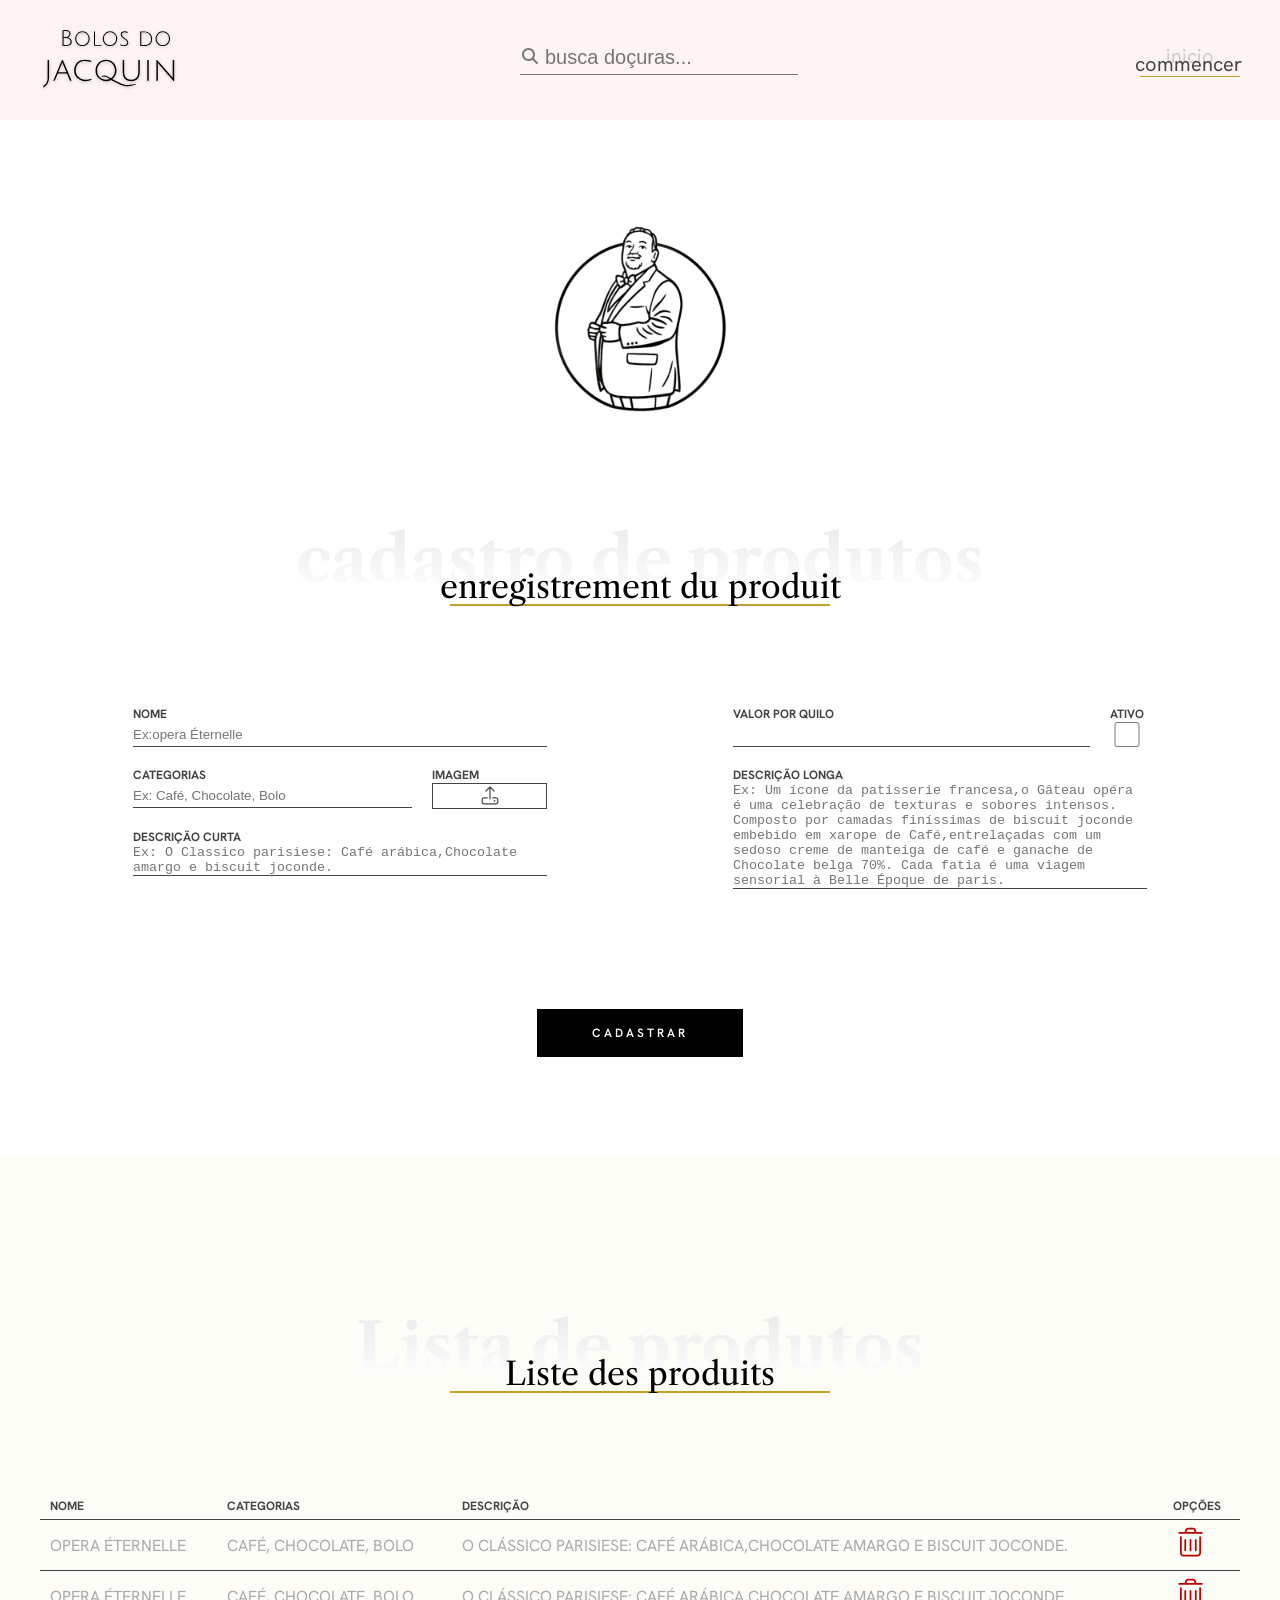
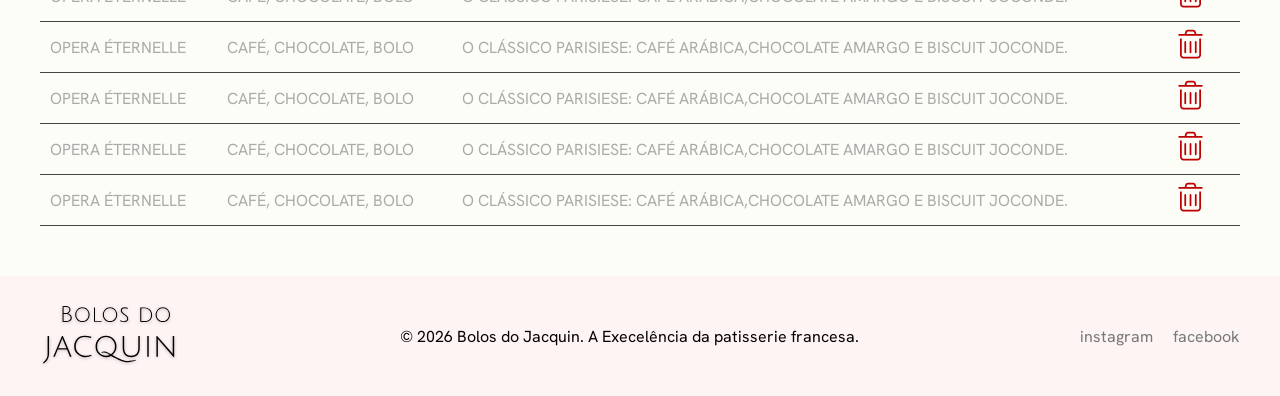
<file: admProdutos/index.html>
<!DOCTYPE html>
<html lang="pt-br">

<head>
    <meta charset="UTF-8">
    <meta name="viewport" content="width=device-width, initial-scale=1.0">
    <title>Bolos do jacquin - ADM </title>
    <link rel="stylesheet" href="style.css">
    <link rel="preconnect" href="https://fonts.googleapis.com">
    <link rel="preconnect" href="https://fonts.gstatic.com" crossorigin>
    <link
        href="https://fonts.googleapis.com/css2?family=Hanken+Grotesk:ital,wght@0,100..900;1,100..900&family=Libre+Caslon+Text:ital,wght@0,400;0,700;1,400&display=swap"
        rel="stylesheet">
</head>

<body>
    <header>

        <div class="container header_container">
            <img src="../img/Bolos do jacquin.svg" alt="">

            <div class="box_busca">
                <svg xmlns="http://www.w3.org/2000/svg"
                    viewBox="0 0 640 640"><!--!Font Awesome Free 7.3.1 by @fontawesome - https://fontawesome.com License - https://fontawesome.com/license/free Copyright 2026 Fonticons, Inc.-->
                    <path
                        d="M480 272C480 317.9 465.1 360.3 440 394.7L566.6 521.4C579.1 533.9 579.1 554.2 566.6 566.7C554.1 579.2 533.8 579.2 521.3 566.7L394.7 440C360.3 465.1 317.9 480 272 480C157.1 480 64 386.9 64 272C64 157.1 157.1 64 272 64C386.9 64 480 157.1 480 272zM272 416C351.5 416 416 351.5 416 272C416 192.5 351.5 128 272 128C192.5 128 128 192.5 128 272C128 351.5 192.5 416 272 416z" />
                </svg>
                <input type="text" placeholder="busca doçuras...">
            </div>

            <a href="" class="link_inicio">inicio
                <span>commencer</span>
                <hr>
            </a>

            <button>
                <svg xmlns="http://www.w3.org/2000/svg"
                    viewBox="0 0 640 640"><!--! Font Awesome Pro 7.3.1 by @fontawesome - https://fontawesome.com License - https://fontawesome.com/license (Commercial License) Copyright 2026 Fonticons, Inc. -->
                    <path fill="currentColor"
                        d="M360 128L116.3 320L544 320C544 192 432 128 360 128zM64 336C64 326.2 68.5 316.9 76.2 310.9L340.2 102.9C345.8 98.5 352.8 96 360 96C404.3 96 457.6 115.2 499.9 151.8C543.1 189.2 576 245.7 576 320L576 480C576 515.3 547.3 544 512 544L128 544C92.7 544 64 515.3 64 480L64 336zM96 416L544 416L544 352L96 352L96 416zM96 448L96 480C96 497.7 110.3 512 128 512L512 512C529.7 512 544 497.7 544 480L544 448L96 448z" />
                </svg>
            </button>
        </div>

    </header>
    <main>
        <h1>Pagina administrativa - Bolos do jacquin</h1>
        <section class="cad_produtos">

            <div class="container cad_container">
                <img class="icon_jacquin" src="../img/logo2.png" alt="2logo do jacquin">

                <div class="box_h2">
                    <h2>cadastro de produtos</h2>
                    <span>enregistrement du produit</span>
                    <hr>
                </div>
                <form action="">
                    <div class="input_form">
                        <div class="form_coluna1">
                            <div class="linha_form lf_coluna">
                                <label for="">nome</label>
                                <input placeholder="Ex:opera Éternelle " type="text" name="" id="">
                            </div>

                            <div class="linha_form lf_linha">
                                <div class="input_cat lf_coluna">
                                    <label for="">categorias</label>
                                    <input type="text" placeholder="Ex: Café, Chocolate, Bolo">
                                </div>
                                <div class="input_img lf_coluna">
                                    <span>Imagem</span>
                                    <label for="img">
                                        <svg xmlns="http://www.w3.org/2000/svg"
                                            viewBox="0 0 640 640"><!--! Font Awesome Pro 7.3.1 by @fontawesome - https://fontawesome.com License - https://fontawesome.com/license (Commercial License) Copyright 2026 Fonticons, Inc. -->
                                            <path fill="currentColor"
                                                d="M336 118.6L336 400C336 408.8 328.8 416 320 416C311.2 416 304 408.8 304 400L304 118.6L219.3 203.3C213.1 209.5 202.9 209.5 196.7 203.3C190.5 197.1 190.5 186.9 196.7 180.7L308.7 68.7C314.9 62.5 325.1 62.5 331.3 68.7L443.3 180.7C449.5 186.9 449.5 197.1 443.3 203.3C437.1 209.5 426.9 209.5 420.7 203.3L336 118.6zM256 384L160 384C142.3 384 128 398.3 128 416L128 480C128 497.7 142.3 512 160 512L480 512C497.7 512 512 497.7 512 480L512 416C512 398.3 497.7 384 480 384L384 384L384 352L480 352C515.3 352 544 380.7 544 416L544 480C544 515.3 515.3 544 480 544L160 544C124.7 544 96 515.3 96 480L96 416C96 380.7 124.7 352 160 352L256 352L256 384zM416 448C416 434.7 426.7 424 440 424C453.3 424 464 434.7 464 448C464 461.3 453.3 472 440 472C426.7 472 416 461.3 416 448z" />
                                        </svg>
                                    </label>
                                    <input type="file" name="img" id="img">
                                </div>
                            </div>

                            <div class="linha_form lf_coluna">
                                <label for="">Descrição curta</label>
                                <textarea
                                    placeholder="Ex: O Classico parisiese: Café arábica,Chocolate amargo e biscuit joconde. "
                                    id="" rows="2"></textarea>
                            </div>

                        </div>

                        <div class="form_coluna2">
                            <div class="linha_form lf_linha">
                                <div class="input_valor lf_coluna">
                                    <label for="">Valor por Quilo</label>
                                    <input type="text" name="" id="">
                                </div>
                                <div class="input_ativo lf_coluna">
                                    <label for=""> Ativo</label>
                                    <input type="checkbox" name="" id="">
                                </div>
                            </div>
                            <div class="linha_form lf_coluna">
                                <label for="">Descrição longa</label>
                                <textarea
                                    placeholder="Ex: Um ícone da patisserie francesa,o Gâteau opéra é uma celebração de texturas e sobores intensos. Composto por camadas finíssimas de biscuit joconde embebido em xarope de Café,entrelaçadas com um sedoso creme de manteiga de café e ganache de Chocolate belga 70%. Cada fatia é uma viagem sensorial à Belle Époque de paris."
                                    name="" id="" rows="7"></textarea>
                            </div>
                        </div>

                    </div>
                    <input type="button" value="cadastrar">
                </form>
            </div>
        </section>


        <section class="list_produtos">
            <div class="container list_container">
                <div class="box_h2">
                    <h2>Lista de produtos</h2>
                    <span>Liste des produits</span>
                    <hr>
                </div>

                <table>
                    <thead>
                        <tr>
                            <th>Nome</th>
                            <th>Categorias</th>
                            <th>Descrição</th>
                            <th>Opções</th>

                        </tr>
                    </thead>
                    <tbody>

                        <tr>
                            <td data-cell="Nome"> Opera Éternelle</td>
                            <td data-cell="Categorias">café, chocolate, Bolo</td>
                            <td data-cell="Descrição">O clássico parisiese: Café arábica,Chocolate amargo e biscuit
                                joconde.</td>
                            <td data-cell="Opções">
                                <svg xmlns="http://www.w3.org/2000/svg"
                                    viewBox="0 0 640 640"><!--! Font Awesome Pro 7.2.0 by @fontawesome - https://fontawesome.com License - https://fontawesome.com/license (Commercial License) Copyright 2026 Fonticons, Inc. -->
                                    <path fill="currentColor"
                                        d="M256.5 91.4C258.5 84.6 264.8 80 271.8 80L368.2 80C375.3 80 381.5 84.6 383.5 91.4L394.5 128L245.5 128L256.5 91.4zM212.1 128L112 128C103.2 128 96 135.2 96 144C96 152.8 103.2 160 112 160L528 160C536.8 160 544 152.8 544 144C544 135.2 536.8 128 528 128L427.9 128L414.2 82.2C408.1 61.9 389.4 48 368.2 48L271.8 48C250.6 48 231.9 61.9 225.8 82.2L212.1 128zM128 208L128 512C128 547.3 156.7 576 192 576L448 576C483.3 576 512 547.3 512 512L512 208L480 208L480 512C480 529.7 465.7 544 448 544L192 544C174.3 544 160 529.7 160 512L160 208L128 208zM240 272C240 263.2 232.8 256 224 256C215.2 256 208 263.2 208 272L208 464C208 472.8 215.2 480 224 480C232.8 480 240 472.8 240 464L240 272zM336 272C336 263.2 328.8 256 320 256C311.2 256 304 263.2 304 272L304 464C304 472.8 311.2 480 320 480C328.8 480 336 472.8 336 464L336 272zM432 272C432 263.2 424.8 256 416 256C407.2 256 400 263.2 400 272L400 464C400 472.8 407.2 480 416 480C424.8 480 432 472.8 432 464L432 272z" />
                                </svg>
                            </td>
                        </tr>
                        <tr>
                            <td data-cell="Nome"> Opera Éternelle</td>
                            <td data-cell="Categorias">café, chocolate, Bolo</td>
                            <td data-cell="Descrição">O clássico parisiese: Café arábica,Chocolate amargo e biscuit
                                joconde.</td>
                            <td data-cell="Opções">
                                <svg xmlns="http://www.w3.org/2000/svg"
                                    viewBox="0 0 640 640"><!--! Font Awesome Pro 7.2.0 by @fontawesome - https://fontawesome.com License - https://fontawesome.com/license (Commercial License) Copyright 2026 Fonticons, Inc. -->
                                    <path fill="currentColor"
                                        d="M256.5 91.4C258.5 84.6 264.8 80 271.8 80L368.2 80C375.3 80 381.5 84.6 383.5 91.4L394.5 128L245.5 128L256.5 91.4zM212.1 128L112 128C103.2 128 96 135.2 96 144C96 152.8 103.2 160 112 160L528 160C536.8 160 544 152.8 544 144C544 135.2 536.8 128 528 128L427.9 128L414.2 82.2C408.1 61.9 389.4 48 368.2 48L271.8 48C250.6 48 231.9 61.9 225.8 82.2L212.1 128zM128 208L128 512C128 547.3 156.7 576 192 576L448 576C483.3 576 512 547.3 512 512L512 208L480 208L480 512C480 529.7 465.7 544 448 544L192 544C174.3 544 160 529.7 160 512L160 208L128 208zM240 272C240 263.2 232.8 256 224 256C215.2 256 208 263.2 208 272L208 464C208 472.8 215.2 480 224 480C232.8 480 240 472.8 240 464L240 272zM336 272C336 263.2 328.8 256 320 256C311.2 256 304 263.2 304 272L304 464C304 472.8 311.2 480 320 480C328.8 480 336 472.8 336 464L336 272zM432 272C432 263.2 424.8 256 416 256C407.2 256 400 263.2 400 272L400 464C400 472.8 407.2 480 416 480C424.8 480 432 472.8 432 464L432 272z" />
                                </svg>
                            </td>
                        </tr>
                        <tr>
                            <td data-cell="Nome"> Opera Éternelle</td>
                            <td data-cell="Categorias">café, chocolate, Bolo</td>
                            <td data-cell="Descrição">O clássico parisiese: Café arábica,Chocolate amargo e biscuit
                                joconde.</td>
                            <td data-cell="Opções">
                                <svg xmlns="http://www.w3.org/2000/svg"
                                    viewBox="0 0 640 640"><!--! Font Awesome Pro 7.2.0 by @fontawesome - https://fontawesome.com License - https://fontawesome.com/license (Commercial License) Copyright 2026 Fonticons, Inc. -->
                                    <path fill="currentColor"
                                        d="M256.5 91.4C258.5 84.6 264.8 80 271.8 80L368.2 80C375.3 80 381.5 84.6 383.5 91.4L394.5 128L245.5 128L256.5 91.4zM212.1 128L112 128C103.2 128 96 135.2 96 144C96 152.8 103.2 160 112 160L528 160C536.8 160 544 152.8 544 144C544 135.2 536.8 128 528 128L427.9 128L414.2 82.2C408.1 61.9 389.4 48 368.2 48L271.8 48C250.6 48 231.9 61.9 225.8 82.2L212.1 128zM128 208L128 512C128 547.3 156.7 576 192 576L448 576C483.3 576 512 547.3 512 512L512 208L480 208L480 512C480 529.7 465.7 544 448 544L192 544C174.3 544 160 529.7 160 512L160 208L128 208zM240 272C240 263.2 232.8 256 224 256C215.2 256 208 263.2 208 272L208 464C208 472.8 215.2 480 224 480C232.8 480 240 472.8 240 464L240 272zM336 272C336 263.2 328.8 256 320 256C311.2 256 304 263.2 304 272L304 464C304 472.8 311.2 480 320 480C328.8 480 336 472.8 336 464L336 272zM432 272C432 263.2 424.8 256 416 256C407.2 256 400 263.2 400 272L400 464C400 472.8 407.2 480 416 480C424.8 480 432 472.8 432 464L432 272z" />
                                </svg>
                            </td>
                        </tr>
                        <tr>
                            <td data-cell="Nome"> Opera Éternelle</td>
                            <td data-cell="Categorias">café, chocolate, Bolo</td>
                            <td data-cell="Descrição">O clássico parisiese: Café arábica,Chocolate amargo e biscuit
                                joconde.</td>
                            <td data-cell="Opções">
                                <svg xmlns="http://www.w3.org/2000/svg"
                                    viewBox="0 0 640 640"><!--! Font Awesome Pro 7.2.0 by @fontawesome - https://fontawesome.com License - https://fontawesome.com/license (Commercial License) Copyright 2026 Fonticons, Inc. -->
                                    <path fill="currentColor"
                                        d="M256.5 91.4C258.5 84.6 264.8 80 271.8 80L368.2 80C375.3 80 381.5 84.6 383.5 91.4L394.5 128L245.5 128L256.5 91.4zM212.1 128L112 128C103.2 128 96 135.2 96 144C96 152.8 103.2 160 112 160L528 160C536.8 160 544 152.8 544 144C544 135.2 536.8 128 528 128L427.9 128L414.2 82.2C408.1 61.9 389.4 48 368.2 48L271.8 48C250.6 48 231.9 61.9 225.8 82.2L212.1 128zM128 208L128 512C128 547.3 156.7 576 192 576L448 576C483.3 576 512 547.3 512 512L512 208L480 208L480 512C480 529.7 465.7 544 448 544L192 544C174.3 544 160 529.7 160 512L160 208L128 208zM240 272C240 263.2 232.8 256 224 256C215.2 256 208 263.2 208 272L208 464C208 472.8 215.2 480 224 480C232.8 480 240 472.8 240 464L240 272zM336 272C336 263.2 328.8 256 320 256C311.2 256 304 263.2 304 272L304 464C304 472.8 311.2 480 320 480C328.8 480 336 472.8 336 464L336 272zM432 272C432 263.2 424.8 256 416 256C407.2 256 400 263.2 400 272L400 464C400 472.8 407.2 480 416 480C424.8 480 432 472.8 432 464L432 272z" />
                                </svg>
                            </td>
                        </tr>
                        <tr>
                            <td data-cell="Nome"> Opera Éternelle</td>
                            <td data-cell="Categorias">café, chocolate, Bolo</td>
                            <td data-cell="Descrição">O clássico parisiese: Café arábica,Chocolate amargo e biscuit
                                joconde.</td>
                            <td data-cell="Opções">
                                <svg xmlns="http://www.w3.org/2000/svg"
                                    viewBox="0 0 640 640"><!--! Font Awesome Pro 7.2.0 by @fontawesome - https://fontawesome.com License - https://fontawesome.com/license (Commercial License) Copyright 2026 Fonticons, Inc. -->
                                    <path fill="currentColor"
                                        d="M256.5 91.4C258.5 84.6 264.8 80 271.8 80L368.2 80C375.3 80 381.5 84.6 383.5 91.4L394.5 128L245.5 128L256.5 91.4zM212.1 128L112 128C103.2 128 96 135.2 96 144C96 152.8 103.2 160 112 160L528 160C536.8 160 544 152.8 544 144C544 135.2 536.8 128 528 128L427.9 128L414.2 82.2C408.1 61.9 389.4 48 368.2 48L271.8 48C250.6 48 231.9 61.9 225.8 82.2L212.1 128zM128 208L128 512C128 547.3 156.7 576 192 576L448 576C483.3 576 512 547.3 512 512L512 208L480 208L480 512C480 529.7 465.7 544 448 544L192 544C174.3 544 160 529.7 160 512L160 208L128 208zM240 272C240 263.2 232.8 256 224 256C215.2 256 208 263.2 208 272L208 464C208 472.8 215.2 480 224 480C232.8 480 240 472.8 240 464L240 272zM336 272C336 263.2 328.8 256 320 256C311.2 256 304 263.2 304 272L304 464C304 472.8 311.2 480 320 480C328.8 480 336 472.8 336 464L336 272zM432 272C432 263.2 424.8 256 416 256C407.2 256 400 263.2 400 272L400 464C400 472.8 407.2 480 416 480C424.8 480 432 472.8 432 464L432 272z" />
                                </svg>
                            </td>
                        </tr>
                        <tr>
                            <td data-cell="Nome"> Opera Éternelle</td>
                            <td data-cell="Categorias">café, chocolate, Bolo</td>
                            <td data-cell="Descrição">O clássico parisiese: Café arábica,Chocolate amargo e biscuit
                                joconde.</td>
                            <td data-cell="Opções">
                                <svg xmlns="http://www.w3.org/2000/svg"
                                    viewBox="0 0 640 640"><!--! Font Awesome Pro 7.2.0 by @fontawesome - https://fontawesome.com License - https://fontawesome.com/license (Commercial License) Copyright 2026 Fonticons, Inc. -->
                                    <path fill="currentColor"
                                        d="M256.5 91.4C258.5 84.6 264.8 80 271.8 80L368.2 80C375.3 80 381.5 84.6 383.5 91.4L394.5 128L245.5 128L256.5 91.4zM212.1 128L112 128C103.2 128 96 135.2 96 144C96 152.8 103.2 160 112 160L528 160C536.8 160 544 152.8 544 144C544 135.2 536.8 128 528 128L427.9 128L414.2 82.2C408.1 61.9 389.4 48 368.2 48L271.8 48C250.6 48 231.9 61.9 225.8 82.2L212.1 128zM128 208L128 512C128 547.3 156.7 576 192 576L448 576C483.3 576 512 547.3 512 512L512 208L480 208L480 512C480 529.7 465.7 544 448 544L192 544C174.3 544 160 529.7 160 512L160 208L128 208zM240 272C240 263.2 232.8 256 224 256C215.2 256 208 263.2 208 272L208 464C208 472.8 215.2 480 224 480C232.8 480 240 472.8 240 464L240 272zM336 272C336 263.2 328.8 256 320 256C311.2 256 304 263.2 304 272L304 464C304 472.8 311.2 480 320 480C328.8 480 336 472.8 336 464L336 272zM432 272C432 263.2 424.8 256 416 256C407.2 256 400 263.2 400 272L400 464C400 472.8 407.2 480 416 480C424.8 480 432 472.8 432 464L432 272z" />
                                </svg>
                            </td>
                        </tr>
                    </tbody>
                </table>








        </section>

    </main>
    <footer>
        <div class="container footer_container">
            <img src="../img/Bolos do jacquin.svg" alt="logo do jacquin">
            <span> © 2026 Bolos do Jacquin. A Execelência da patisserie francesa.</span>

            <nav class="nav_footer"> <a href="">instagram</a>
                <a href="">facebook</a>
            </nav>
        </div>
    </footer>
    </footer>
</body>

</html>
</file>
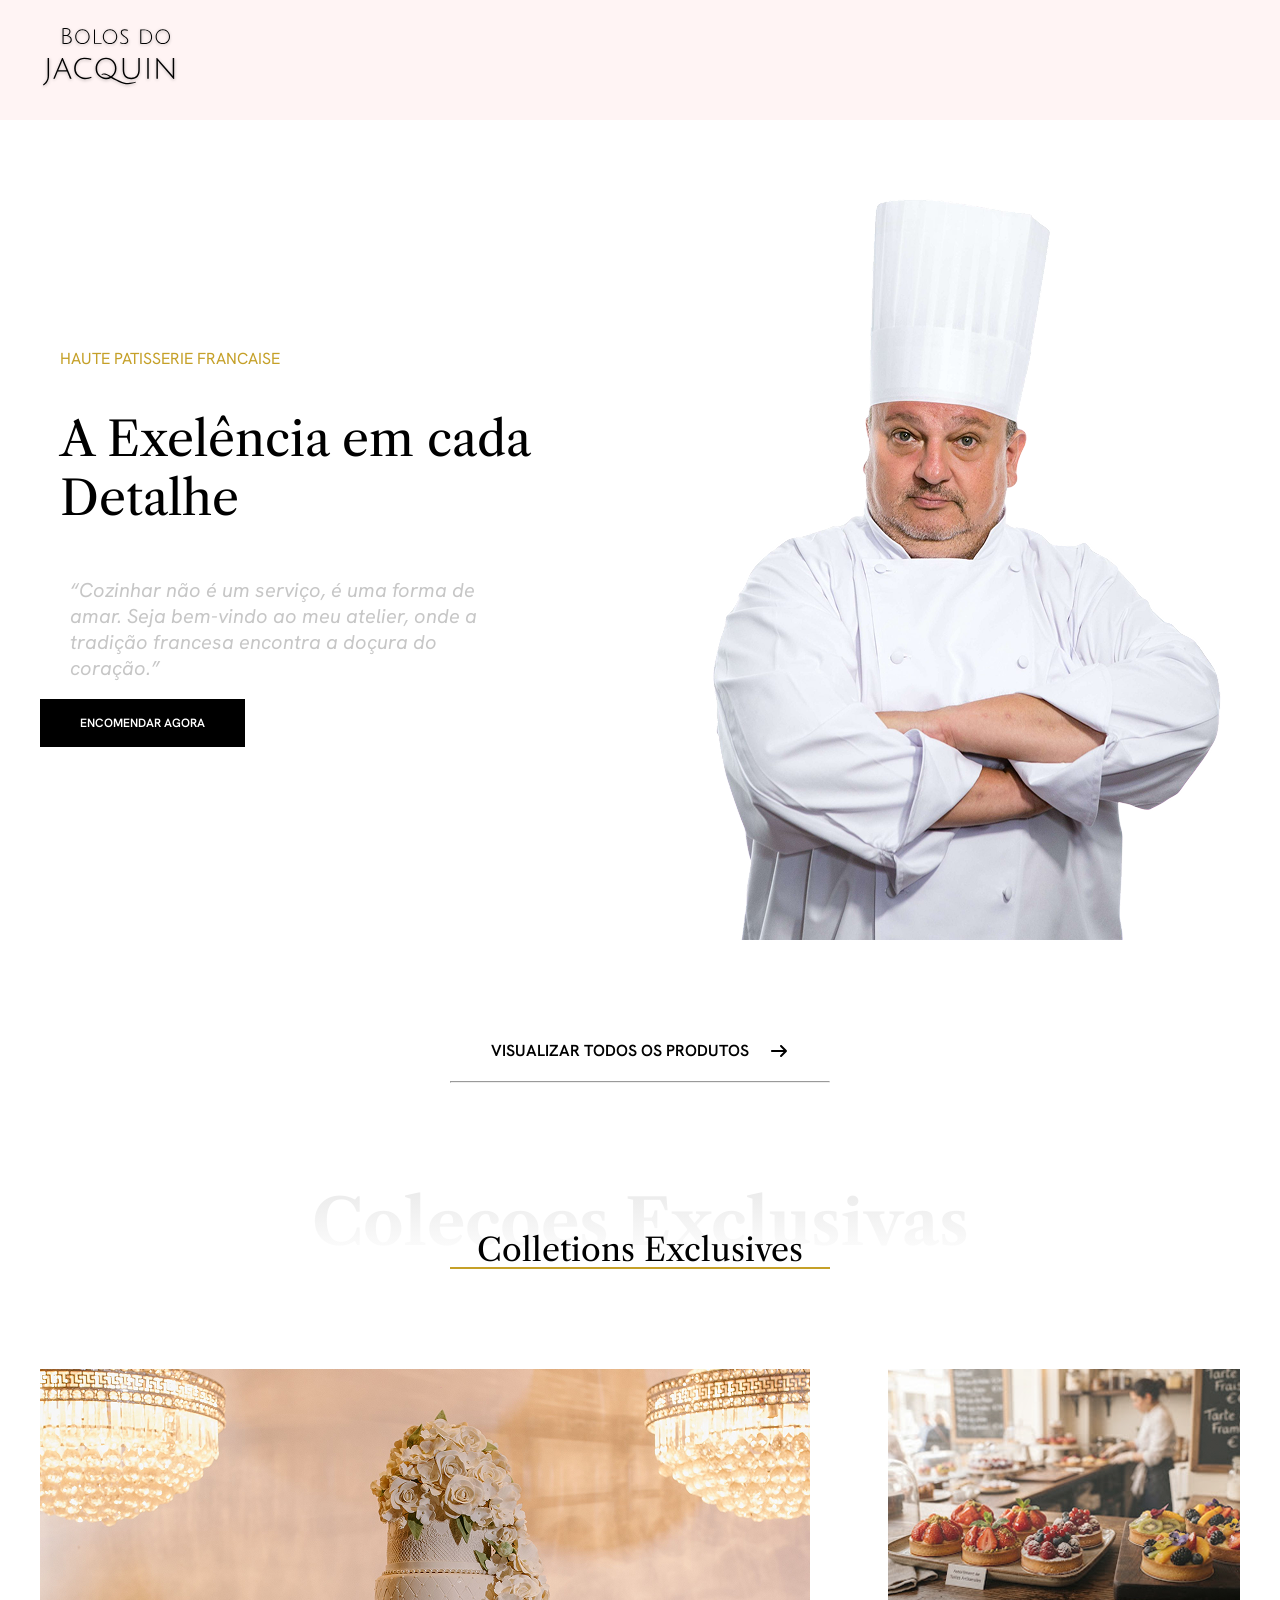
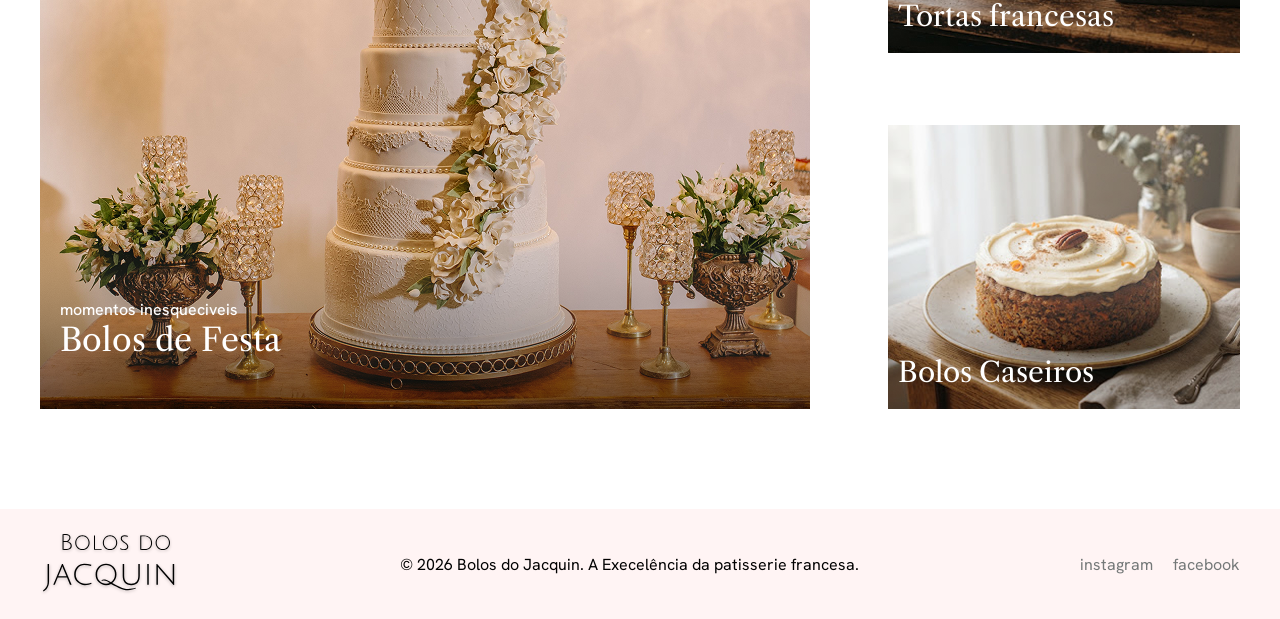
<file: home/index.html>
<!DOCTYPE html>
<html lang="pt-br">

<head>
    <meta charset="UTF-8">
    <meta name="viewport" content="width=device-width, initial-scale=1.0">
    <title>bolos janquin - home</title>
    <link rel="stylesheet" href="style.css">
    <link rel="preconnect" href="https://fonts.googleapis.com">
    <link rel="preconnect" href="https://fonts.gstatic.com" crossorigin>
    <link
        href="https://fonts.googleapis.com/css2?family=Hanken+Grotesk:ital,wght@0,100..900;1,100..900&family=Libre+Caslon+Text:ital,wght@0,400;0,700;1,400&display=swap"
        rel="stylesheet">
</head>

<body>
    <header class="home_cabecalho">
        <div class="home_container">
            <img src="../img/Bolos do jacquin.svg" alt="logo bolos do jacquin">
        </div>
    </header>
    <main>
        <h1>pagina inicial bolos do jacquin</h1>
        <section class="home_banner">
            <div class="home_container banner_container">
                <div class="box_texto_banner">
                    <span class="linha1">haute patisserie francaise</span><br>
                    <span class="linha2">A Exelência em cada Detalhe</span>
                    <p class="linha3">“Cozinhar não é um serviço, é uma forma de amar.
                        Seja bem-vindo ao meu atelier, onde a tradição francesa encontra a doçura do coração.”
                    </p>
                    <a class="linha4">encomendar agora</a>
                </div>


                <img src="../img/jaquin banner .png" alt="foto do jaquin">
            </div>
        </section>

        <section class=" home_container home_produtos">
            <div class="link_produtos">

                <div>
                    <a href="link_produtos">visualizar todos os produtos</a>
                    <svg xmlns="http://www.w3.org/2000/svg"
                        viewBox="0 0 640 640"><!--!Font Awesome Free 7.3.1 by @fontawesome - https://fontawesome.com License - https://fontawesome.com/license/free Copyright 2026 Fonticons, Inc.-->
                        <path
                            d="M566.6 342.6C579.1 330.1 579.1 309.8 566.6 297.3L406.6 137.3C394.1 124.8 373.8 124.8 361.3 137.3C348.8 149.8 348.8 170.1 361.3 182.6L466.7 288L96 288C78.3 288 64 302.3 64 320C64 337.7 78.3 352 96 352L466.7 352L361.3 457.4C348.8 469.9 348.8 490.2 361.3 502.7C373.8 515.2 394.1 515.2 406.6 502.7L566.6 342.7z" />
                    </svg>
                </div>
                <hr>

            </div>


            <div class="home_subtitulo">
                <h2>Colecoes Exclusivas</h2>
                <span>Colletions Exclusives</span>
                <hr>
            </div>


            <div class="container_categorias">
                <a href="">
                    <div class="img_categoria1">
                        <span>momentos inesqueciveis</span>
                        <h3>Bolos de Festa</h3>
                    </div>
                </a>
                <div class="col_categoria2">
                    <a href="">
                        <div class="img_categoria2">
                            <h3>Tortas francesas</h3>
                        </div>
                    </a>
                    <a href="">
                        <div class="img_categoria3">
                            <h3>Bolos Caseiros</h3>
                        </div>
                    </a>
                </div>
            </div>
        </section>
    </main>
    <footer>
        <div class="home_container footer_container">
            <img src="../img/Bolos do jacquin.svg" alt="logo do jacquin">
            <span> © 2026 Bolos do Jacquin. A Execelência da patisserie francesa.</span>

            <nav class="nav_footer"> <a href="">instagram</a>
                <a href="">facebook</a>
            </nav>
        </div>
    </footer>
</body>

</html>
</file>
<file: admProdutos/style.css>
* {
    margin: 0%;
    padding: 0%;
    box-sizing: border-box;
}

h1 {
    position: absolute;
    width: 1px;
    height: 1px;
    margin: -1px;
    overflow: hidden;
}



:root {
    --corPrincipal: #fff4f4;
    --fonthankens: "Hanken Grotesk", sans-serif;
    --corDourado: #c5a028;
    --corsecundaria: #fdfdf8
}

.container {
    width: 95%;
    max-width: 1200px;
    margin: 0 auto;
    /* background-color: aqua; */
}

header {
    background-color: var(--corPrincipal);
    font-family: var(--fonthankens);
}

.header_container {
    display: flex;
    justify-content: space-between;
    /* orizontal */
    align-items: center;
    /* vertical */
    height: 120px;
}

.box_busca {
    position: relative;
}

.box_busca svg {
    width: 20px;
    position: absolute;
    fill: #747878;
}

.box_busca input {
    padding-left: 25px;
    padding-bottom: 5px;
    background-color: transparent;
    border: none;
    border-bottom: solid 1px #747878;
    font-size: 20px;

}


.box_busca input:focus {
    outline: none;


}







.link_inicio {
    color: #cccccc;
    text-decoration: none;
    font-size: 20px;
    position: relative;
    text-align: center;


}

.link_inicio span {
    color: #444444;
    position: absolute;
    left: -5px;
    top: 8px;
}

.link_inicio hr {
    margin-top: 7px;
    width: 100px;
    background-color: var(--corDourado);
    border: none;
    height: 1px;
}


/* -----------botão menu ----------- */

.header_container button {
    background-color: transparent;
    border: none;
    display: none;

}


.header_container button svg {
    width: 50px;

}

/* -----------seção cadastro de produtos ----------- */
.cad_container {
    display: flex;
    flex-direction: column;
    align-items: center;
    padding: 100px 0;
}




.icon_jacquin {
    width: 200px;
}

.box_h2 {

    font-family: "Libre Caslon Text", serif;
    /* background-color: #343355; */
    display: flex;
    flex-direction: column;
    align-items: center;
    position: relative;
    margin-top: 100px;
    margin-bottom: 100px;

}


.box_h2 h2 {
    font-weight: 700;
    font-size: 64px;
    background-image: linear-gradient(0deg, #ffffff, #e9e9e9);
    background-clip: text;
    -webkit-background-clip: text;
    color: transparent;
    -webkit-text-fill-color: transparent;
}

.box_h2 span {
    font-size: 32px;
    position: absolute;
    bottom: -10px;
    margin-bottom: 10px;
}

.box_h2 hr {
    max-width: 380px;
    width: 100%;
    background-color: #c5a028;
    margin-top: 5px;
    border: none;
    height: 2px;


}

/* -----------Formulario ----------- */
form {
    /* background-color: #05a7f2; */
    width: 100%;
}

.input_form {
    display: flex;

    width: 100%;
    max-width: 1200;
    justify-content: space-around;
}

.lf_coluna {
    display: flex;
    flex-direction: column;
}

.lf_linha {
    display: flex;
}

.input_img svg {
    width: 24px;
}

.form_coluna1,
.form_coluna2 {
    max-width: 414px;
    width: 45%;
}

.input_img span,
form label {
    font-family: var(--fonthankens);
    text-transform: uppercase;
    color: #444444;
    font-size: 12px;
    font-weight: 700;
}

.input_form input[type=text],
.input_form textarea {
    background-color: transparent;
    border: none;
    border-bottom: solid 1px #444444;
    resize: none;

}

.input_form input[type=text],
.input_form textarea:focus {
    outline: none;

}

.linha_form {
    margin-bottom: 20px;
}

.input_form input[type=file] {
    display: none;
}


.input_img label {
    /* background-color: rgb(0, 85, 255); */
    display: flex;
    align-items: center;
    justify-content: center;
    width: 115px;
    border: solid 1px #444444;
}

.input_img label:hover {
    cursor: pointer;
}

form input[type=checkbox],
form input[type=text] {
    height: 25px;

}

.input_cat {
    width: 79%;
}

.input_cat input {
    max-width: 314px;
    margin-right: 20px;
}

.input_valor {
    width: 91%;
}

.input_valor input {
    margin-right: 20px;
    max-width: 360px;
}

form input[type=button] {
    margin: 100px auto 0;
    display: block;

    font-family: "Hanken Grotesk", sans-serif;
    background-color: #000000;
    font-weight: 600;
    font-size: 12px;
    text-transform: uppercase;
    border: none;
    color: #ffffff;
    padding: 16px 55px;
    letter-spacing: 3px;
    /* espaçamento entre as letras */
    cursor: pointer;

}

/* ------------Formulario-------------- */

.list_produtos {
    background-color: var(--corsecundaria);
    padding-top: 50px;
    padding-bottom: 50px;
}

table {
    /* background-color: aqua; */
    width: 100%;
    font-family: var(--fonthankens);
    text-transform: uppercase;
    border-collapse: collapse;
    /* as bordas se sobrepoem: se juntam como uma borda só */
}

thead {
    font-size: 12px;
    font-weight: 600;
    color: #444444;
    text-align: left;
    /* alinhar */

}

tbody {
    color: #aaaaaa;
}

table svg {
    width: 35px;
    /* fill: ; mudar cor da imagem */
    color: #bd0000;

}

tr th,
td {
    border-bottom: solid 1px #444444;
    /* borda debaixo doelemento */
    padding: 5px 10px;
    /* espaço externo:por fora */
}





/* ----------footer----------- */


footer {
    background-color: #fff4f4;
    height: 120px;
    display: flex;
    align-items: center;

}

.footer_container {
    display: flex;
    justify-content: space-between;
    align-items: center;

}


.nav_footer {
    display: flex;
    justify-content: space-between;

    width: 160px;

}


.footer_container span,
.nav_footer a {
    font-family: "Hanken Grotesk", sans-serif;
}


.nav_footer a {
    text-decoration: none;
    color: #747878;
}
















































































/* -----------Medias -----------:é para mexer no desine que está abaixo do 768 */

@media screen and (max-width:768px) {
    .header_container button {
        display: block;

    }

    .link_inicio,
    .box_busca {
        display: none;

    }


    .box_h2 h2 {
        font-size: 32px;
    }

    .box_h2 span {
        font-size: 20px;
        bottom: -18px;
        margin-bottom: 20px;
    }


    .box_h2 hr {
        margin-top: 10px;
        width: 70%;
    }




    /* ---------formulario-------------- */

    .input_form {
        flex-direction: column;
        align-items: center;

    }

    .form_coluna1,
    .form_coluna2 {
        max-width: 500;
        width: 80%;

    }


    /* -----------TABELA----------- */

    thead {
        display: none;
    }

    tbody tr {
        display: flex;
        flex-direction: column;
        border: solid 1px #444444;
        border-radius: 10px;
        background-color: #ffffff;
        box-shadow: #000040 5px 5px 5px;
        /* sombra */
        max-width: 500px;
        margin: 0 auto 50px;
    }

    tbody td {
        border: none;


    }

    tbody td::before {
        content: attr(data-cell)": ";
        font-size: 12px;
        color: #444444;
    }

    /* -------footer---------- */
    .footer_container {
        max-width: 588px;
        width: stretch;
        display: flex;
        flex-direction: column;
        align-items: center;
        margin: 76px;

    }

    .footer_container img {
        width: 90px;
        position: relative;
        top: 30px;
    }

    .footer_container span {
        font-size: 13px;
        padding: 2px;
        text-align: center;
        position: relative;top: 35px;
    }
.nav_footer a{

    position: relative;top: -74px;
}










}
</file>
<file: home/style.css>
* {
    margin: 0;
    padding: 0;
    box-sizing: border-box;
}


h1 {
    position: absolute;
    width: 1px;
    height: 1px;
    margin: -1px;
    overflow: hidden;
}


/* -----cabecalho--- */


.home_cabecalho {
    background-color: #fff4f4;
    height: 120px;
    display: flex;
    justify-content: center;
    align-items: center;

}





.home_container {
    /* background-color: aqua; */
    max-width: 1200px;
    width: 95%;
    margin: 0 auto;


}


/* ------BANNER------ */

.home-banner {
    background-color: #fff4f4;
}

.box_texto_banner {
    /* background-color: rgb(238, 17, 17); */
    font-family: "Hanken Grotesk", sans-serif;
    max-width: 520px;




}



.banner_container {
    display: flex;
    align-items: center;
    justify-content: space-between;

}



.banner_container img {
    width: 547px;

}

.linha1 {
    color: #c5a028;
    font-size: 16px;
    font-weight: 500px;
    text-transform: uppercase;
    margin: 20px;
    display: inline-block;


}

.linha2 {
    font-family: "Libre Caslon Text", serif;
    font-size: 48px;
    margin: 20px;
    display: inline-block;

}

.linha3 {
    font-size: 20px;
    font-style: italic;
    color: #aaaa;
    margin: 30px;
    display: inline-block;
}

.linha4 {
    font-weight: 600;
    font-size: 12px;
    text-transform: uppercase;
    color: #ffffff;
    text-decoration: none;

    background-color: #000000;
    padding: 16px 40px;
}

/* -----produtos----- */
.home_produtos {
    padding: 100px 0;


}




.link_produtos a {
    font-family: "Hanken Grotesk", sans-serif;
    font-weight: 600;
    font-size: 16px;
    text-transform: uppercase;
    text-decoration: none;
    color: #000000;

}

.link_produtos svg {

    width: 20px;
}




.link_produtos div {
    display: flex;
    align-items: center;
    justify-content: center;
    gap: 20px;
    margin-bottom: 20px;


}

.link_produtos hr {
    max-width: 380px;
    width: 100%;
    margin: 0 auto;
}

.home_subtitulo {
    font-family: "Libre Caslon Text", serif;
    /* background-color: #343355; */
    display: flex;
    flex-direction: column;
    align-items: center;
    position: relative;
    margin-top: 100px;
    margin-bottom: 100px;

}

.home_subtitulo h2 {
    font-weight: 700;
    font-size: 64px;
    background-image: linear-gradient(0deg, #ffffff, #e9e9e9);
    background-clip: text;
    -webkit-background-clip: text;
    color: transparent;
    -webkit-text-fill-color: transparent;
}

.home_subtitulo span {
    font-size: 32px;
    position: absolute;
    bottom: -10px;
    margin-bottom: 10px;



}


.home_subtitulo hr {
    max-width: 380px;
    width: 100%;
    background-color: #c5a028;
    margin-top: 5px;
    border: none;
    height: 2px;

}


.container_categorias {
    display: flex;
    justify-content: space-between;
    width: 100%;

}




.container_categorias a {
    color: #ffffff;
    text-decoration: none;
}

.img_categoria1 {
    background-image: url(../img/bolo.png);
    /* width: 70%; */
    width: 770px;
    height: 640px;
    display: flex;
    flex-direction: column;
    justify-content: flex-end;
    padding: 50px 20px;

}

.img_categoria1 span {
    font-family: "Hanken Grotesk", sans-serif;
    font-weight: 500;
    color: #ffffff;

}



.img_categoria1 h3 {
    font-size: 32px;
}

.col_categoria2 {
    display: flex;
    flex-direction: column;
    justify-content: space-between;
}


.home_produtos h3 {
    font-family: "Libre Caslon Text", serif;
    font-weight: 400;
    color: #ffffff;

}

.img_categoria2 {
    background-image: url(../img/torta.png);
    /* width: 25%; */
    width: 352px;
    height: 284px;
    display: flex;
    align-items: flex-end;
    padding: 20px 10px;
    font-size: 24px;
}

.img_categoria3 {
    background-image: url(../img/Bolos\ caseiros.png);
    /* width: 25%; */
    width: 352px;
    height: 284px;
    display: flex;
    align-items: flex-end;
    padding: 20px 10px;
    font-size: 24px;

}

/* --------footer--------- */

footer{
  background-color: #fff4f4;
  height: 110px;
  display: flex;
  align-items: center;
}
.footer_container {
   display: flex;
   justify-content: space-between;
   align-items: center;
   
}


.nav_footer{
    display: flex;
    justify-content: space-between;
    width: 160px;
    
}


.footer_container span, 
.nav_footer a{
     font-family: "Hanken Grotesk", sans-serif;
}


.nav_footer a{ 
    text-decoration: none;
    color: #747878;
}
</file>
